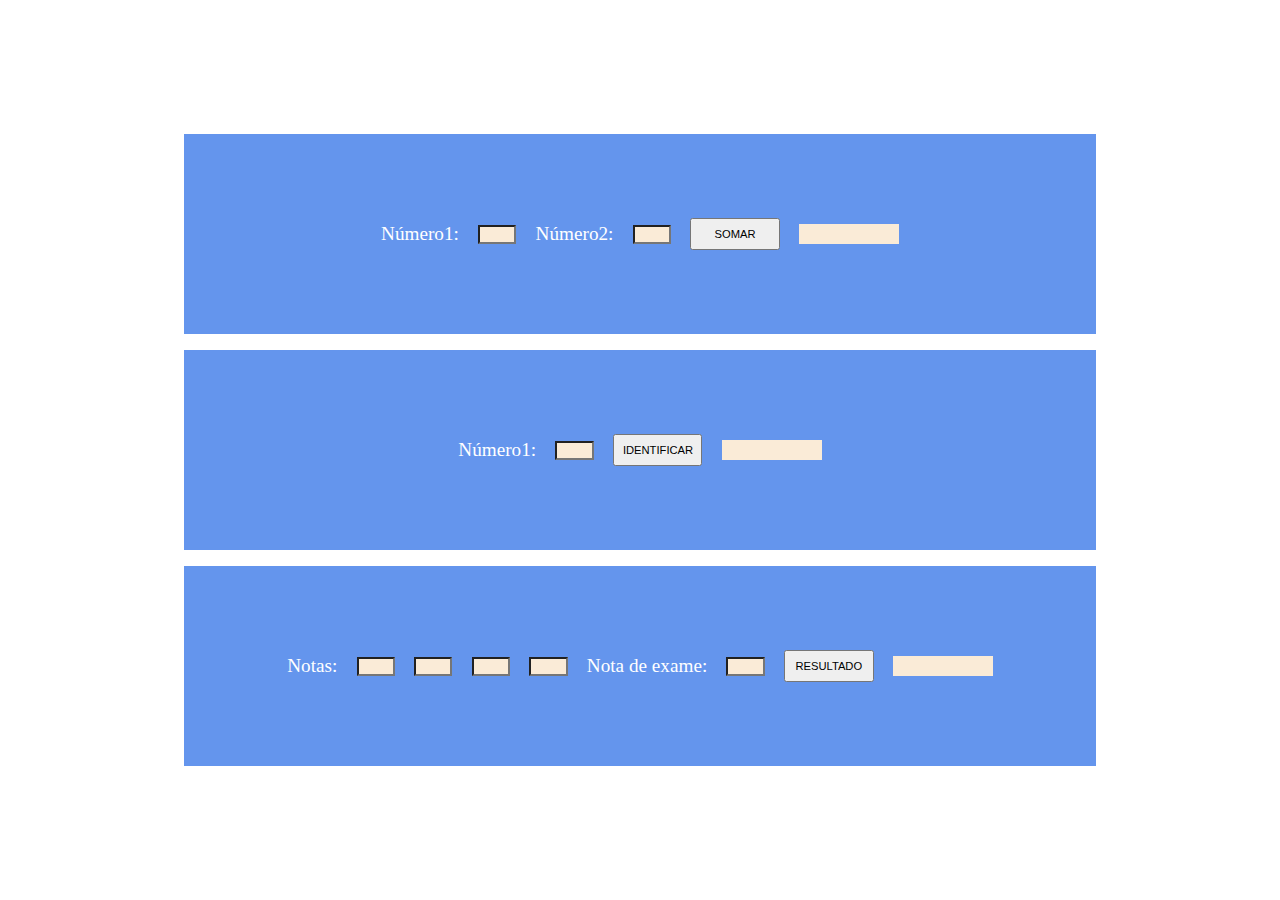
<file: Aula03/index.html>
<!DOCTYPE html>
<html lang="en">
<head>
    <meta charset="UTF-8">
    <meta name="viewport" content="width=device-width, initial-scale=1.0">
    <link rel="stylesheet" href="./style.css">
    <script src="./app.js" defer></script>
    <title>Document</title>
</head>
<body>
<div class="container">
    <div class="item">
        <label>Número1:</label>
        <input id="numero1" type="text">
        <label>Número2:</label>
        <input id="numero2" type="text">
        <button id="somar">SOMAR</button>
        <span id="resultado" class="resultado"></span>
    </div>
    <div class="item">
        <label>Número1:</label>
        <input id="numero-item2" type="text">
        <button id="identificar">IDENTIFICAR</button>
        <span id="resultado-item2" class="resultado"></span>
    </div>
    <div class="item">
        <label>Notas:</label>
        <input id="numero-aluno1" type="text">
        <input id="numero-aluno2" type="text">
        <input id="numero-aluno3" type="text">
        <input id="numero-aluno4" type="text">
        <label>Nota de exame:</label>
        <input id="nota-exame"type="text">
        <button id="resultadoAluno">RESULTADO</button>
        <span id="resultado-aluno" class="resultado"></span>
    </div>
</div>
</body>
</html>
</file>
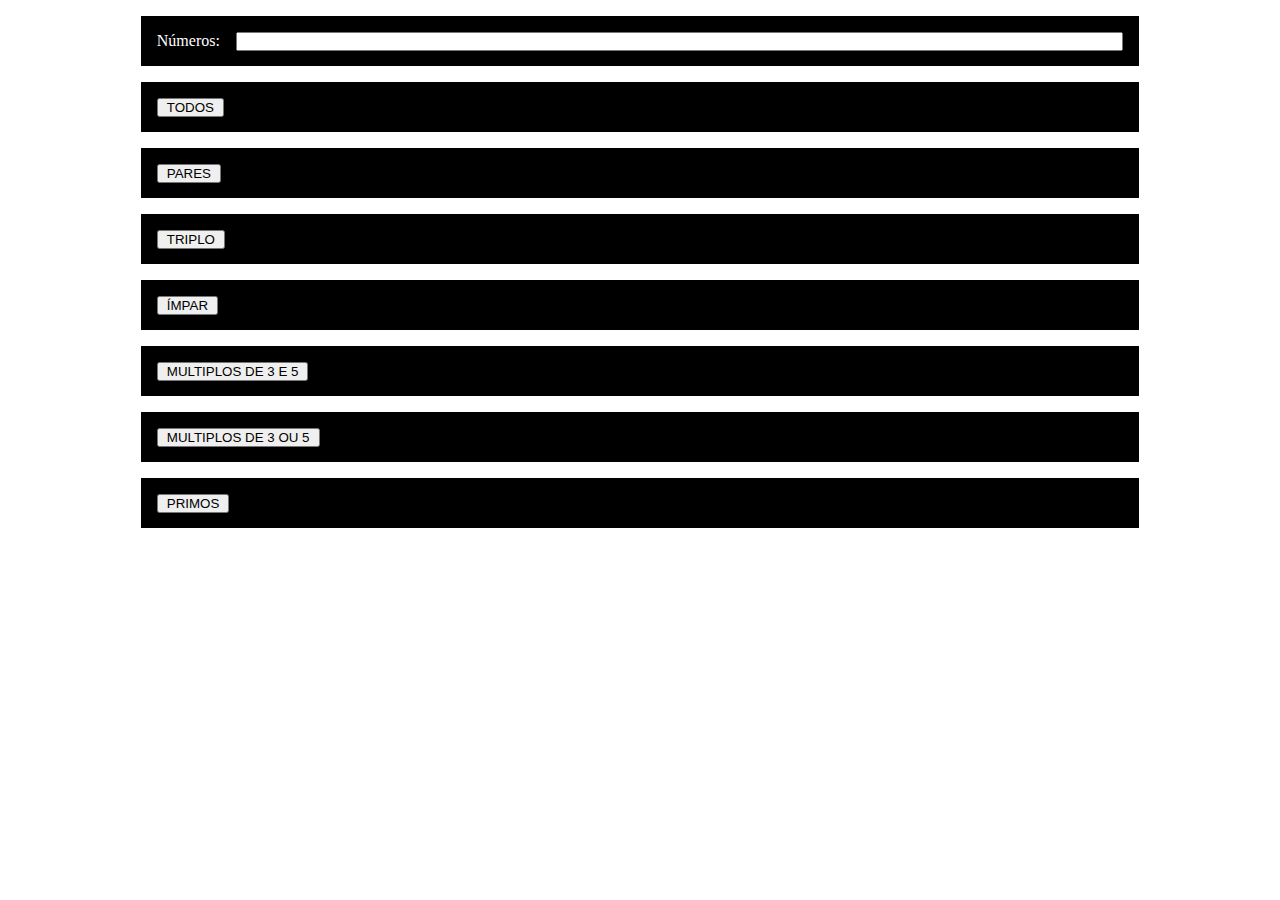
<file: Aula04/index.html>
<!DOCTYPE html>
<html lang="pt-br">
<head>
    <meta charset="UTF-8">
    <meta name="viewport" content="width=device-width, initial-scale=1.0">
    <link rel="stylesheet" href="style.css">
    <script src="./app.js"defer></script>
    <title>Aula 04</title>
</head>
<body>
    <div class="container">
        <div class="item">
            <label >Números:</label>
            <input type="text" class="numeros" id="numeros">
        </div>
        <div class="item">
            <button id="botao-mostrar-numeros">TODOS</button>
            <div class="numeros" id="container-mostrar-numeros">
            </div>
        </div>
        <div class="item">
            <button id="botao-mostrar-numeros-pares">PARES</button>
            <div class="numeros" id="container-mostrar-numeros-pares"></div>
        </div>
        <div class="item">
            <button id="botao-mostrar-numeros-triplos">TRIPLO</button>
            <div class="numeros" id="container-mostrar-numeros-triplos"></div>
        </div>
        <div class="item">
            <button id="botao-mostrar-numeros-impares">ÍMPAR</button>
            <div class="numeros" id="container-mostrar-numeros-impares"></div>
        </div>
        <div class="item">
            <button id="botao-mostrar-numeros-multiplos3e5">MULTIPLOS DE 3 E 5</button>
            <div class="numeros" id="container-mostrar-numeros-multiplos3e5"></div>
        </div>
        <div class="item">
            <button id="botao-mostrar-numeros-multiplos3ou5">MULTIPLOS DE 3 OU 5</button>
            <div class="numeros" id="container-mostrar-numeros-multiplos3ou5"></div>
        </div>
        <div class="item">
            <button id="botao-mostrar-numeros-primos">PRIMOS</button>
            <div class="numeros" id="container-mostrar-numeros-primos"></div>
        </div>
    </div>
</body>
</html>
</file>
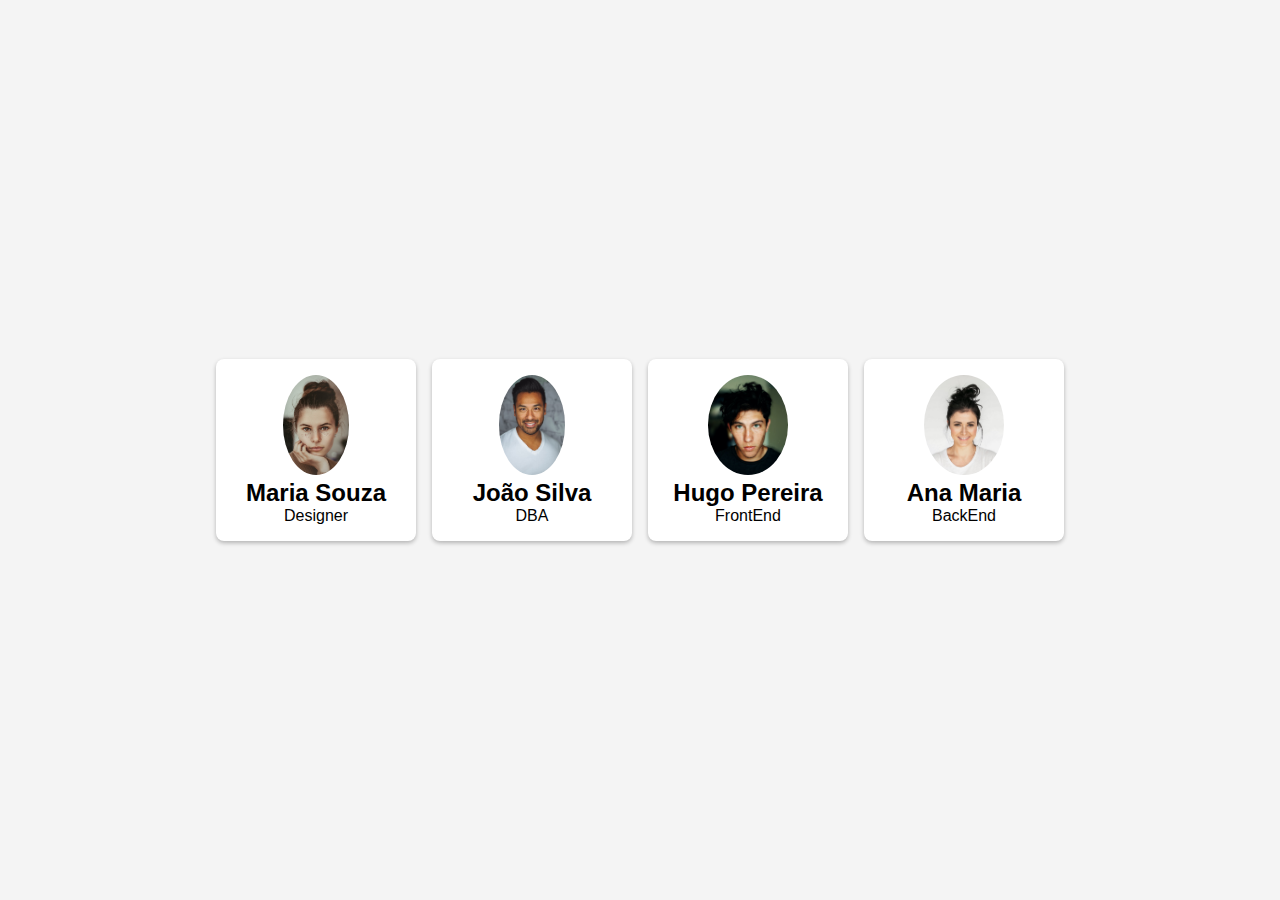
<file: Aula05/index.html>
<!DOCTYPE html>
<html lang="pt-br">
<head>
    <meta charset="UTF-8">
    <meta name="viewport" content="width=device-width, initial-scale=1.0">
    <link rel="stylesheet" href="./style.css">
    <script src="app.js" defer></script>
    <title>Document</title>
</head>
<body>
    <div class="card-container" id="card-container">
        <!-- cards criados pelo JS
          <div class="card">
            <img src="./img/maria.jpg" alt="Maria Souza">
            <div>
                <h2>Maria</h2>
                <p>Designer</p>
            </div>
        </div> -->
    </div>
</body>
</html>
</file>
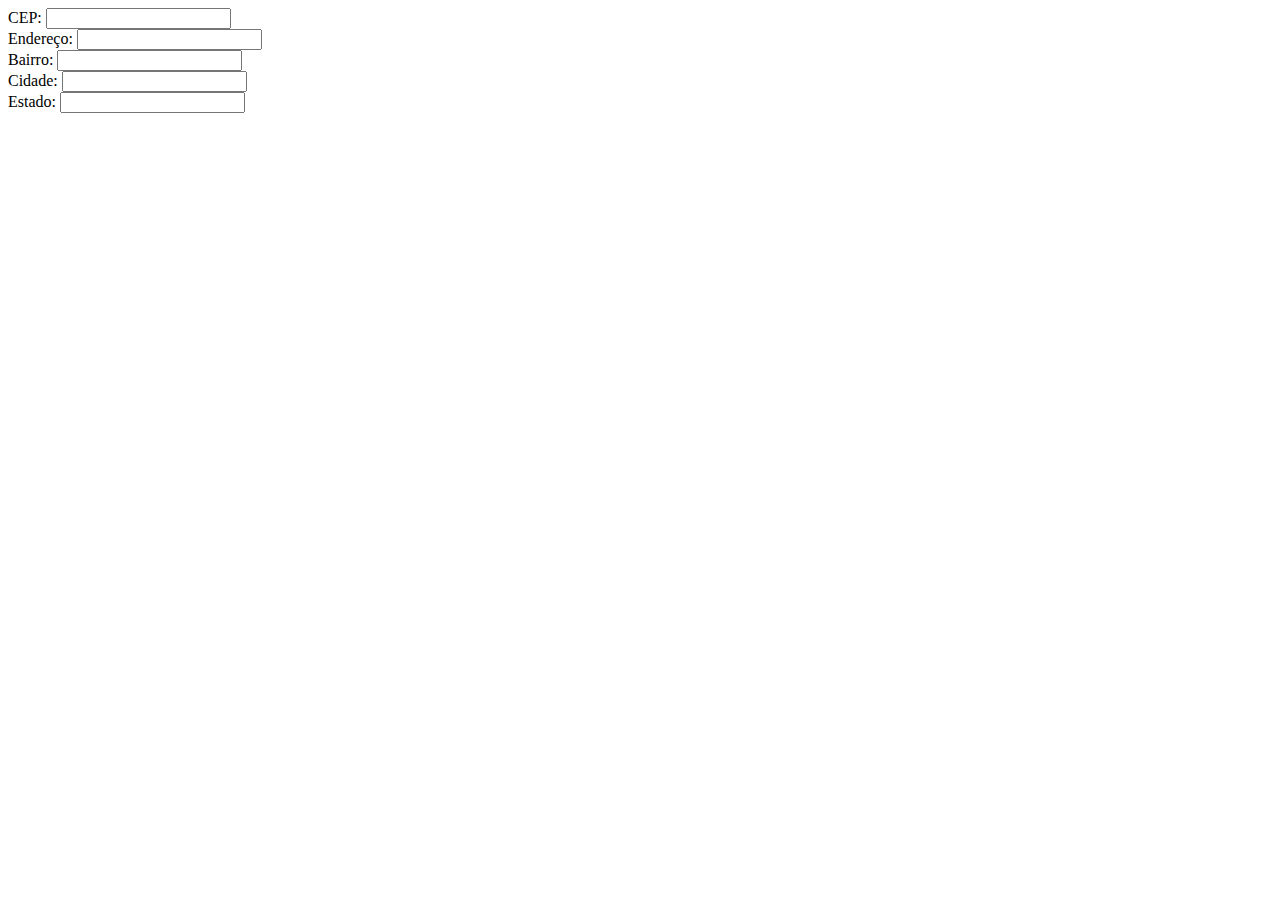
<file: Aula07/index.html>
<!DOCTYPE html>
<html lang="pt-br">
<head>
    <meta charset="UTF-8">
    <meta name="viewport" content="width=device-width, initial-scale=1.0">
    <script src="./app.js" defer></script>
    <title>Document</title>
</head>
<body>
    <div>
        <label for="">CEP:</label>
        <input type="text" id="cep">
    </div>
    <div>
        <label for="">Endereço:</label>
        <input type="text" id="endereco">
    </div>
    <div>
        <label for="">Bairro:</label>
        <input type="text" id="bairro">
    </div>
    <div>
        <label for="">Cidade:</label>
        <input type="text" id="cidade">
    </div>
    <div>
        <label for="">Estado:</label>
        <input type="text" id="estado">
    </div>
</body>
</html>
</file>
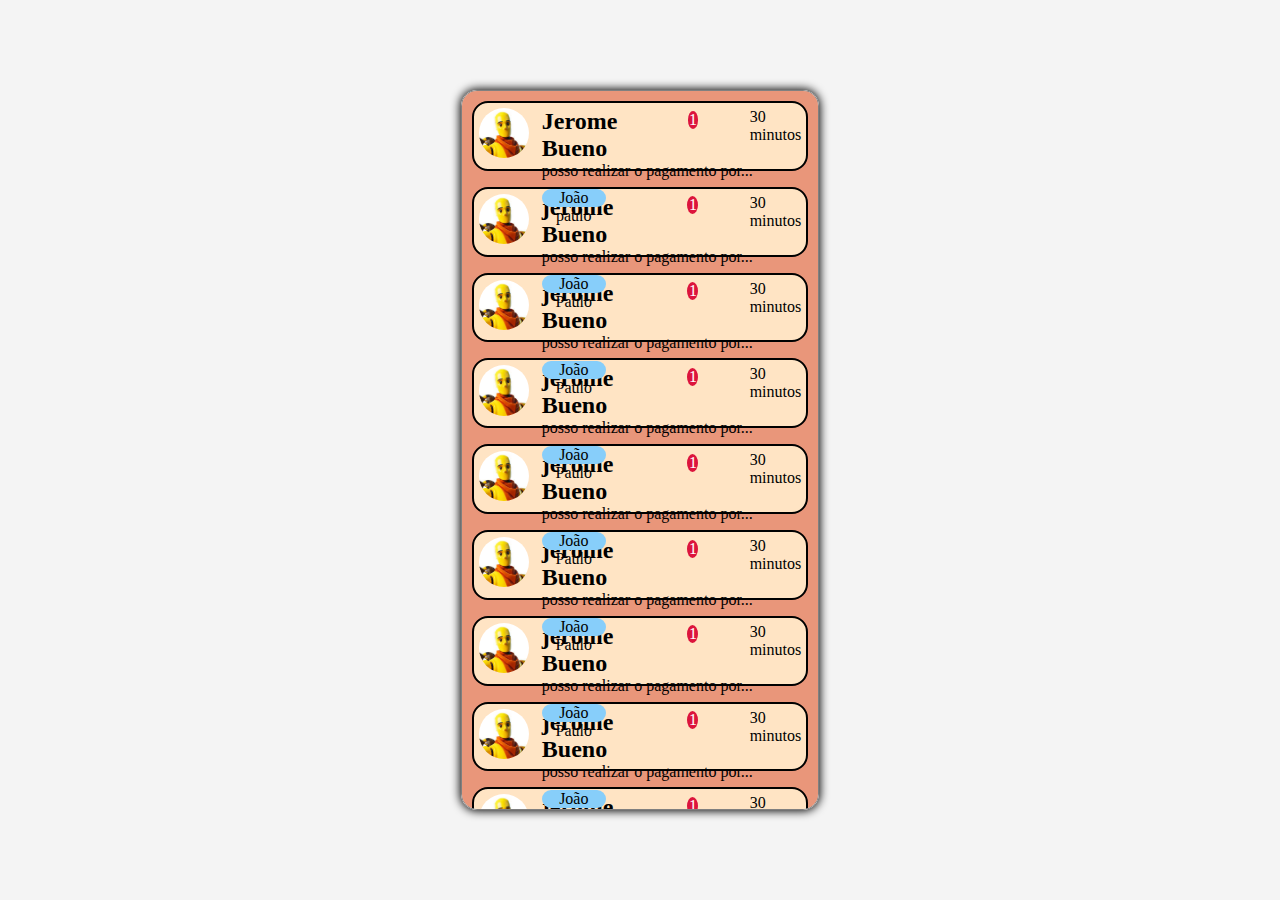
<file: Mensagens 2/index.html>
<!DOCTYPE html>
<html lang="pt-br">
<head>
    <meta charset="UTF-8">
    <meta name="viewport" content="width=device-width, initial-scale=1.0">
    <link rel="stylesheet" href="style.css">
    <script src="app.js" defer></script>
    <title>Document</title>
</head>
<body>
    <div class="linhamensagens" id="linhamensagens">
        <div class="card" id="card">
            <img src="./img/boneco.jfif" alt="">
            <div class="textos" id="textos">
                <div class="principal" id="principal">
                    <h2>Jerome Bueno</h2>
                    <div>
                        <p>1</p>
                    </div>
                    <span>30 minutos</span>
                </div>
                <p class="mensagem" id="mensagem">posso realizar o pagamento por...</p>
                <div class="nome2" id="nome2">João paulo</div>
            </div>
        </div>
    </div>
</body>
</html>
</file>
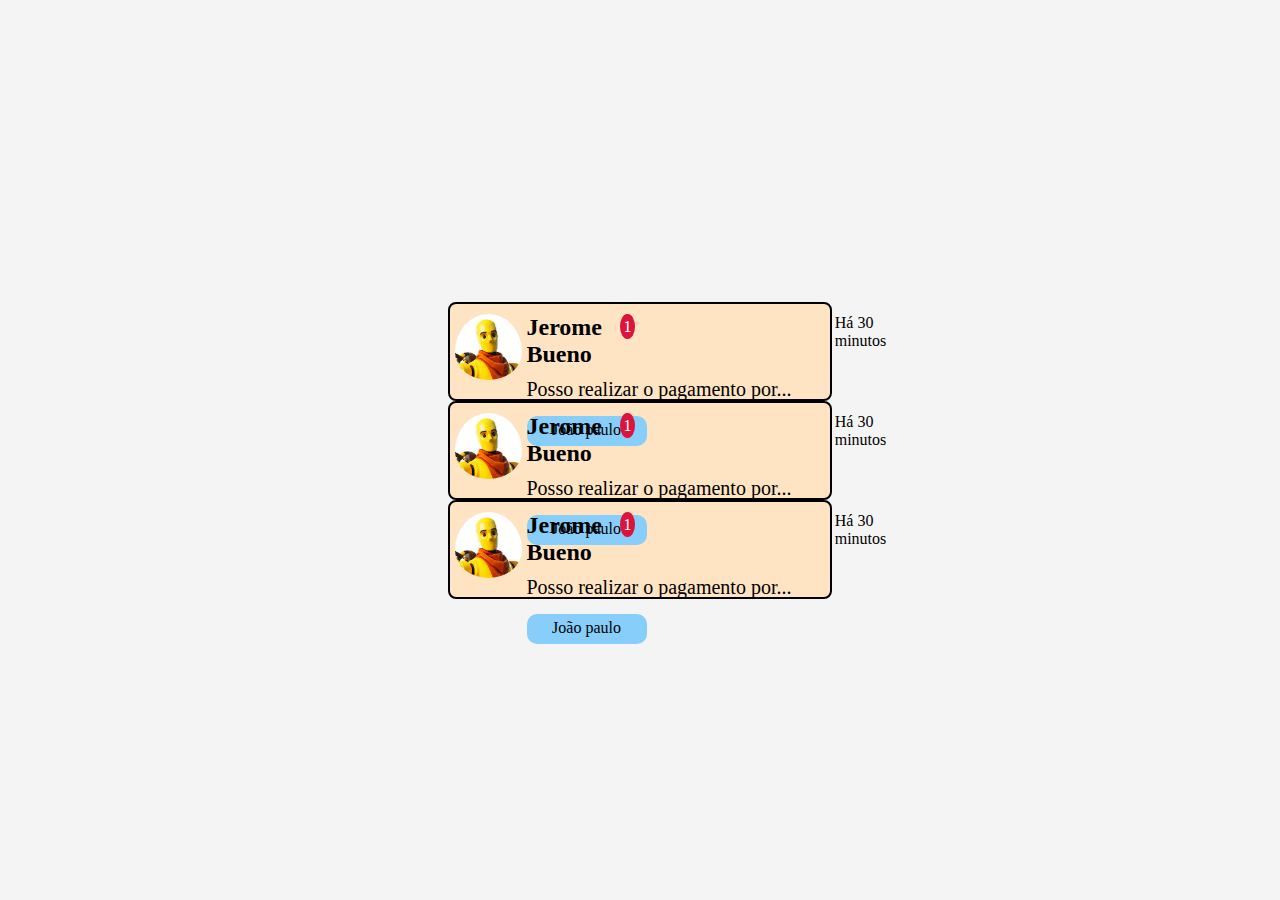
<file: Mensagens/index.html>
<!DOCTYPE html>
<html lang="pt-br">
<head>
    <meta charset="UTF-8">
    <meta name="viewport" content="width=device-width, initial-scale=1.0">
    <link rel="stylesheet" href="style.css">
    <script src="app.js"></script>
    <title>Document</title>
</head>
<body>
    <div class="linhcontainer" id="linhacontainer">
        <div class="card">
                <img src="./img/boneco.jfif" alt="">
            <div class="textos">
                <div class="principal">
                    <h2>Jerome Bueno</h2>
                    <div>
                        <p>1</p>
                    </div>
                    <span>Há 30 minutos</span>
                </div>
                <p class="mensagem">Posso realizar o pagamento por...</p>
                <div class="nome2">João paulo</span></div>
            </div>
        </div>
        <div class="card">
            <img src="./img/boneco.jfif" alt="">
        <div class="textos">
            <div class="principal">
                <h2>Jerome Bueno</h2>
                <div>
                    <p>1</p>
                </div>
                <span>Há 30 minutos</span>
            </div>
            <p class="mensagem">Posso realizar o pagamento por...</p>
            <div class="nome2">João paulo</span></div>
    </div>
    </div>
        <div class="card">
            <img src="./img/boneco.jfif" alt="">
        <div class="textos">
            <div class="principal">
                <h2>Jerome Bueno</h2>
                <div>
                    <p>1</p>
                </div>
                <span>Há 30 minutos</span>
            </div>
            <p class="mensagem">Posso realizar o pagamento por...</p>
            <div class="nome2">João paulo</span></div>
    </div>
    </div>
        
    </div>
</body>
</html>
</file>
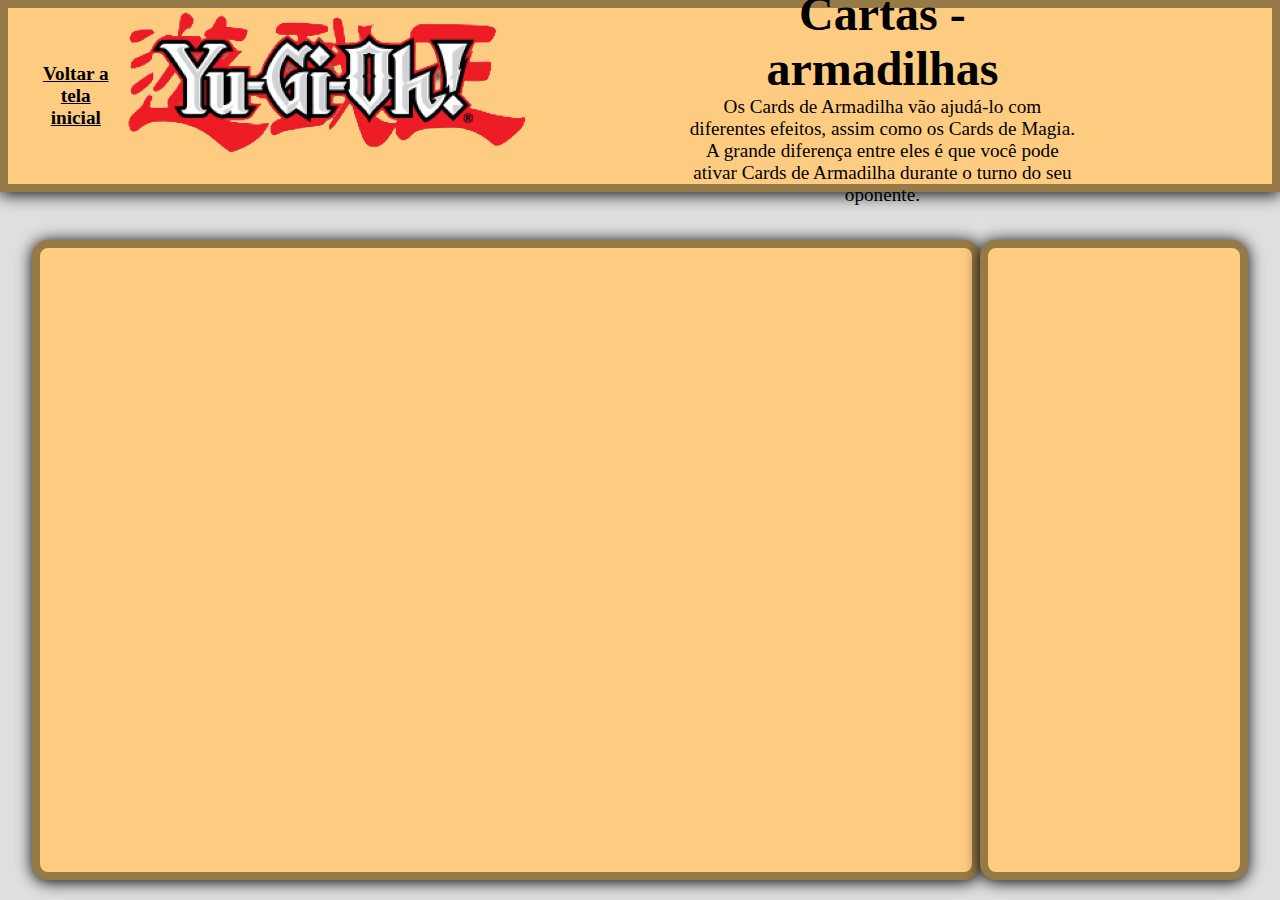
<file: API_yu-gi-oh_2/armadilhas.html>
<!DOCTYPE html>
<html lang="pt-br">
<head>
    <meta charset="UTF-8">
    <meta name="viewport" content="width=device-width, initial-scale=1.0">
    <script src="./armadilhas.js" defers></script>
    <link rel="stylesheet" href="armadilhas.css">
    <title>Cartas - armadlihas</title>
</head>
<body>
    <header>
        <div>
            <a href="./menu.html"><span>Voltar a tela inicial</span></a>
        </div>
        <div class="logo_titulo" id="logo_titulo">
            <img src="./img/image-removebg-preview (4).png" alt="">
            <div>
                <h1>Cartas - armadilhas</h1>
                <span>Os Cards de Armadilha vão ajudá-lo com diferentes efeitos, assim como os Cards de Magia. A grande diferença entre eles é que você pode ativar Cards de Armadilha durante o turno do seu oponente. </span>
            </div>
        </div>
    </header>
    <main>
        <div class="cartas" id="cartas">
        </div>
        <div class="info_carta" id="info_carta"></div>
    </main>
</body>
</html>
</file>
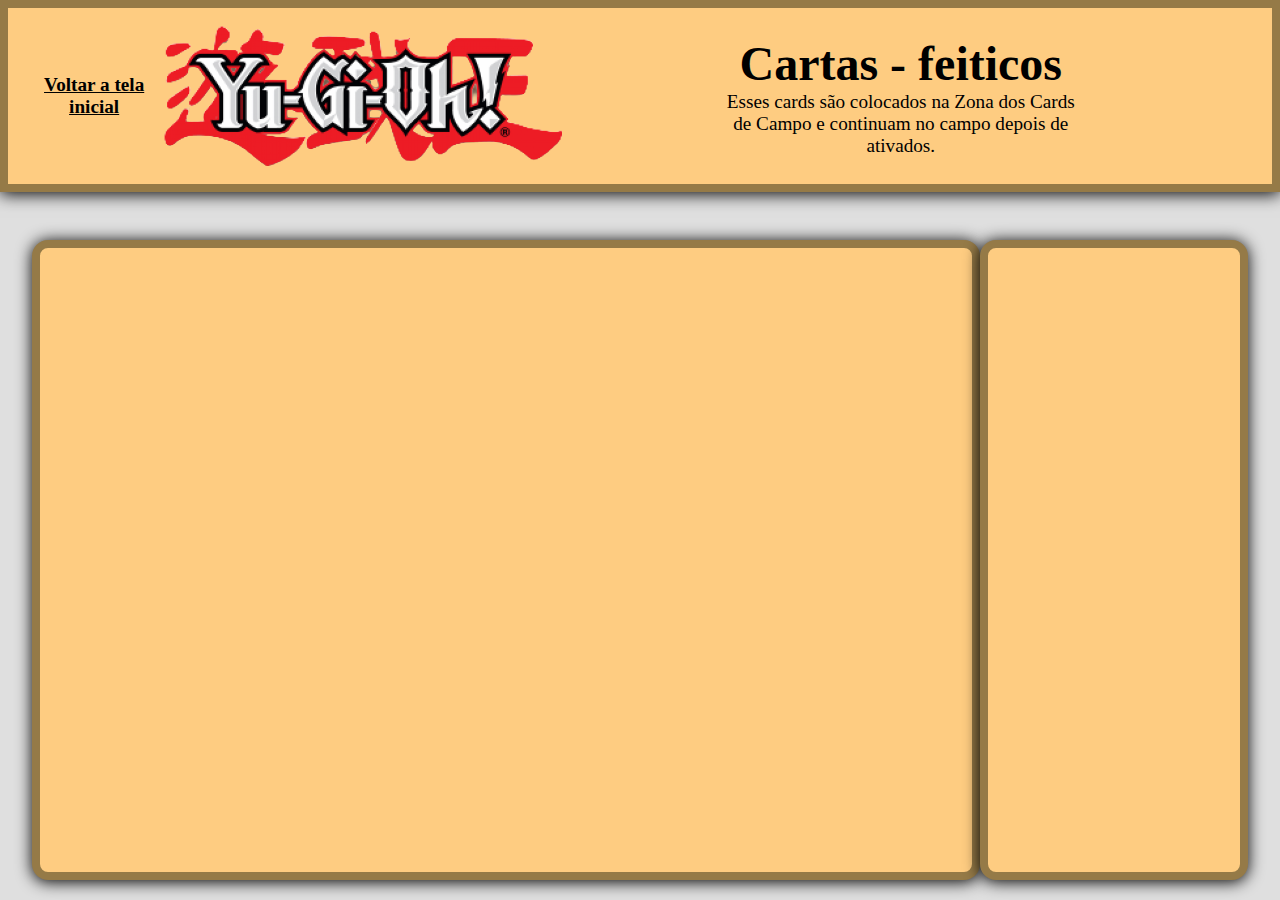
<file: API_yu-gi-oh_2/feiticos.html>
<!DOCTYPE html>
<html lang="pt-br">
<head>
    <meta charset="UTF-8">
    <meta name="viewport" content="width=device-width, initial-scale=1.0">
    <script src="./feiticos.js" defer></script>
    <link rel="stylesheet" href="feiticos.css">
    <title>Cartas - feiticos</title>
</head>
<body>
    <header>
        <div>
            <a href="./menu.html"><span>Voltar a tela inicial</span></a>
        </div>
        <div class="logo_titulo" id="logo_titulo">
            <img src="./img/image-removebg-preview (4).png" alt="">
            <div>
                <h1>Cartas - feiticos</h1>
                <span>Esses cards são colocados na Zona dos Cards de Campo e continuam no campo depois de ativados.</span>
            </div>
        </div>
    </header>
    <main>
        <div class="cartas" id="cartas">
        </div>
        <div class="info_carta" id="info_carta"></div>
    </main>
</body>
</html>
</file>
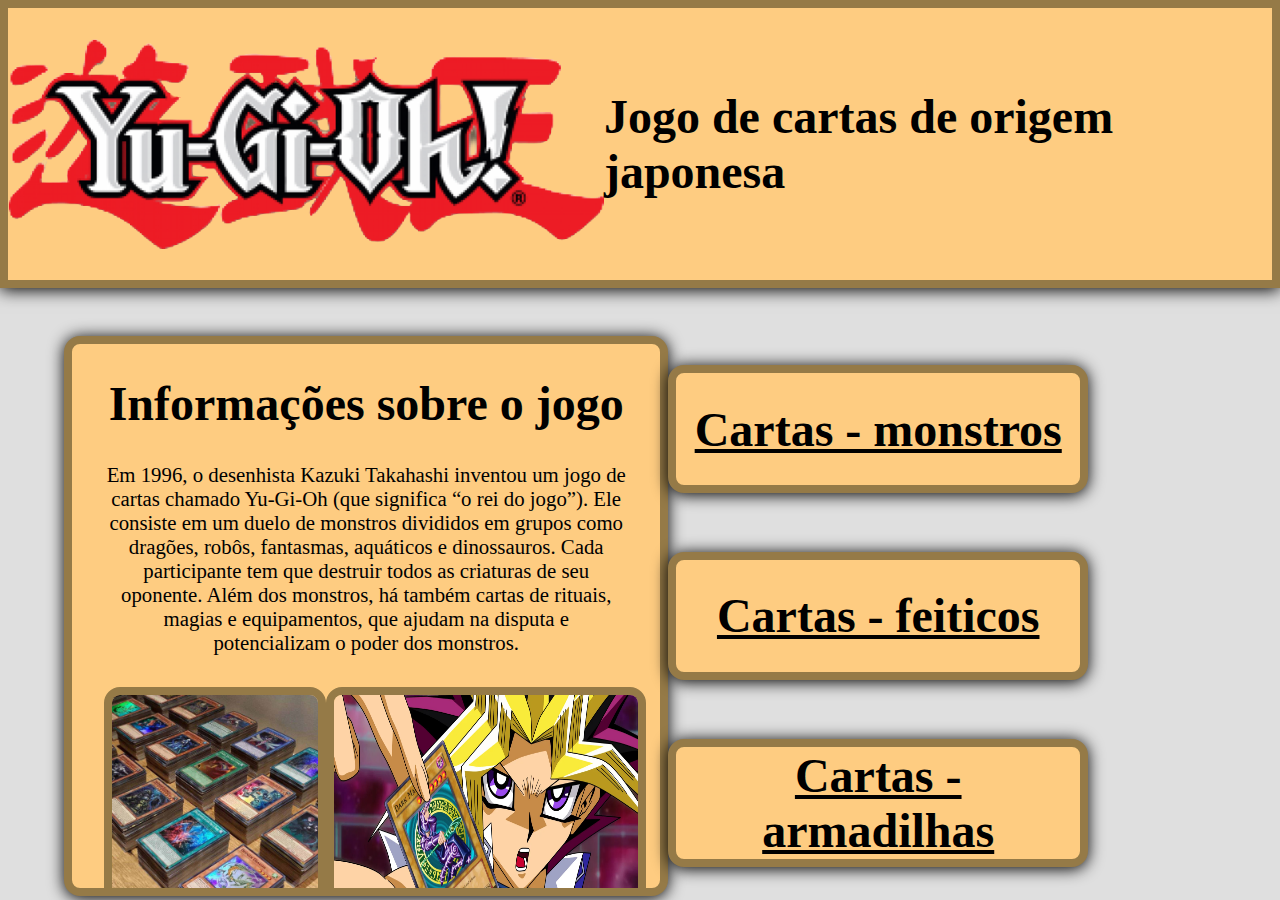
<file: API_yu-gi-oh_2/menu.html>
<!DOCTYPE html>
<html lang="pt-br">
<head>
    <meta charset="UTF-8">
    <meta name="viewport" content="width=device-width, initial-scale=1.0">
    <link rel="stylesheet" href="menu.css">
    <title>Menu - yugioh</title>
</head>
<body>
    <header>
        <img src="./img/image-removebg-preview (4).png" alt="">
            <h1>Jogo de cartas de origem japonesa</h1>
    </header>
    <main>
        <div class="informacoes" id="informacoes">
            <h2>Informações sobre o jogo</h2>
            <span>Em 1996, o desenhista Kazuki Takahashi inventou um jogo de cartas chamado Yu-Gi-Oh (que significa “o rei do jogo”). Ele consiste em um duelo de monstros divididos em grupos como dragões, robôs, fantasmas, aquáticos e dinossauros. Cada participante tem que destruir todos as criaturas de seu oponente. Além dos monstros, há também cartas de rituais, magias e equipamentos, que ajudam na disputa e potencializam o poder dos monstros.</span>
        <div class="imagens">
            <img src="./img/promoco-lote-de-300-cartas-originais-de-yugioh-baralho-D_NQ_NP_939560-MLB25853305334_082017-F.jpg" alt="">
            <img src="./img/Yami-Yugi-with-Dark-Magician.webp" alt="">
        </div>   
        </div>
        <div class="selecao" id="selecao">
            <div class="monstros link" id="monstros">
                <a href="./monstros.html"><span>Cartas - monstros</span></a>
            </div>
            <div class="feiticos link" id="feiticos">
                <a href="./feiticos.html"><span>Cartas - feiticos</span></a>
            </div>
            <div class="armadilhas link" id="armadilhas">
                <a href="./armadilhas.html"><span>Cartas - armadilhas</span></a>
            </div>
        </div>
    </main> 
</body>
</html>
</file>
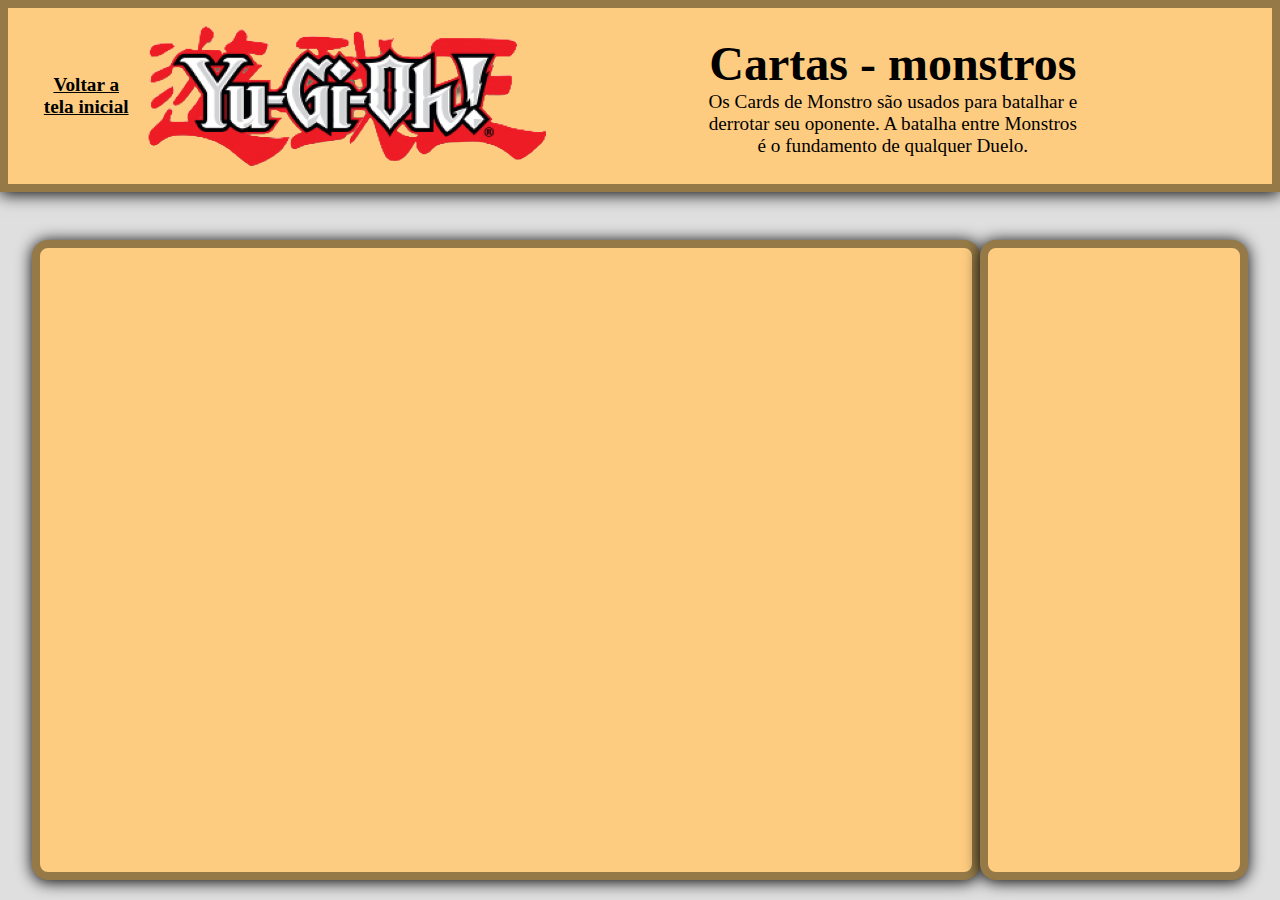
<file: API_yu-gi-oh_2/monstros.html>
<!DOCTYPE html>
<html lang="pt-br">
<head>
    <meta charset="UTF-8">
    <meta name="viewport" content="width=device-width, initial-scale=1.0">
    <script src="./monstros.js" defer></script>
    <link rel="stylesheet" href="monstros.css">
    <title>Cartas - monstros</title>
</head>
<body>
    <header>
        <div>
            <a href="./menu.html"><span>Voltar a tela inicial</span></a>
        </div>
        <div class="logo_titulo" id="logo_titulo">
            <img src="./img/image-removebg-preview (4).png" alt="">
            <div>
                <h1>Cartas - monstros</h1>
                <span>Os Cards de Monstro são usados para batalhar e derrotar seu oponente. A batalha entre Monstros é o fundamento de qualquer Duelo.</span>
            </div>
        </div>
    </header>
    <main>
        <div class="cartas" id="cartas">
        </div>
        <div class="info_carta" id="info_carta">
        </div>
    </main>
</body>
</html>
</file>
<file: Aula03/style.css>
*{
    margin: 0;
    padding: 0;
    box-sizing: border-box;
}

body{
    display: flex;
    flex-direction: initial;
    width: 100vw;
    height: 100vh;
    align-items: center;
}

.container{
    width: 100vw;
    display: flex;
    flex-direction: column;
    align-items: center;
    padding: 32px;
    gap: 16px;
}

.item{
    width: 75%;
    height: 200px;
    background-color: cornflowerblue;
    color:white;
    display: flex;
    flex-direction: row;
    justify-content: center;
    gap: 1.5vw;
    align-items: center;
    padding: 8px;
}

label{
    font-size: 1.5vw;
}

.resultado{
    width: 100px;
    height: 20px;
    background-color: antiquewhite;
    color: black;
}

input{
    background-color: antiquewhite;
    width: 3vw;
}

button{
    padding: 8px;
    width: 7vw;
    font-size: 0.7rem;
}
</file>
<file: Aula04/style.css>
*{
    margin: 0;
    padding: 0;
    box-sizing: border-box;
}
.container{
    width: 100vw;
    display: flex;
    flex-direction: column;
    align-items: center;
    padding: 16px;
    gap: 16px;
}
.item{
    background-color: black;
    height: 50px;
    width: 80%;
    display: flex;
    justify-content: center;
    align-items: center;
    gap: 16px;
    padding: 0px 16px;
    color: white;
}
.numeros{
    flex-grow: 1;
    padding: 0px 4px;
    display: flex;
    gap: 8px;
}
.numeros span{
    background-color: goldenrod;
    width: 50px;
    text-align: center;
}
button{
    padding: 0px 8px;
}
</file>
<file: Aula05/style.css>
*{
    margin: 0;
    padding: 0;
    box-sizing: border-box;
}

body{
    background-color: #f4f4f4;
    font-family: Arial, Helvetica, sans-serif;
    display: grid;
    place-content: center;
    height: 100vh;

}

.card-container {
    display: flex;
    gap: 16px;
}
.card{
    width: 200px;
    background-color: #fff;
    padding: 16px;
    text-align: center;
    border-radius: 8px;
    box-shadow: 0px 2px 4px #0004;

}

.card img{
    max-width: 100px;
    height: 100px;
    border-radius: 50%;
}
</file>
<file: Mensagens 2/style.css>
* {
    padding: 0;
    margin: 0;
    box-sizing: border-box;
}
body{
    background-color: #f4f4f4;
    display: grid;
    place-content: center;
    height: 100vh;
    width: 100vw;
}

.linhamensagens{
    background-color: darksalmon;
    border-radius: 16px;
    height: 80vh;
    width: 28vw;
    display: flex;
    flex-direction: column;
    gap: 16px;
    box-shadow: 0px 0px 10px 1px black;
    padding: 10px;
    overflow: hidden;
    overflow-y: scroll;
    border:  1px solid grey;
}
.card {
    width: 100%;
    height: 10%;
    background-color: bisque;
    border-radius: 16px;
    display: flex;
    border: 2px solid black;
    padding: 5px;
    gap: 1vw;
}
.principal{
    display: flex;
    gap: 4vw;
}
.principal div{
    background-color: crimson;
    width: 1.3vw;
    height: 2vh;
    border-radius: 50%;
    text-align: center;
    margin-top: .3vh;
    color: white;
}
.nome2 {
    background-color: lightskyblue;
    border-radius: 10px;
    width: 5vw;
    height: 2vh;
    text-align: center;
    position: relative;
    top: 1vh;
}
.card img{
    height: 90%;
    border-radius: 50%;
}
</file>
<file: Mensagens/style.css>
*{
    margin: 0;
    padding: 0;
    box-sizing: border-box;
}
body{
    background-color: #f4f4f4;
    display: grid;
    place-content: center;
    height: 100vh;
    width: 100vw;
}

.linhacontainer{
    height: 100vh;
    display: flex;
    flex-direction: column;
    justify-content:center ;
    gap: 16px;
    background-color: darksalmon;
    box-shadow: 0px 0px 10px 1px black;
}

.card{
    width: 30vw;
    height: 11vh;
    background-color: bisque;
    display: flex;
    border: 2px black solid;
    border-radius: 8px;
    padding-top: 10px;
    margin: 0px 40px 0px 40px;
}

.principal{
    display: flex;
}

.principal h2{
    padding-right: 10px;
}

.principal span{
    padding-left: 200px;
}

.principal div{
    background-color: crimson;
    width: 25px;
    height: 25px;
    border-radius: 50%;
    text-align: center;
    padding-top: 4px;
    color: white;
}
.mensagem {
    padding-top: 10px;
    padding-bottom: 15px;
    font-size: 20px;
}

.card img{
    height: 90%;
    border-radius: 50%;
    padding: 0px 5px 10px 5px ;
}

.nome2 {
    background-color: lightskyblue;
    border-radius: 10px;
    width: 120px;
    height: 30px;
    text-align: center;
    padding: 5px
}
</file>
<file: API_yu-gi-oh_2/armadilhas.css>
*{
    margin: 0;
    padding: 0;
    box-sizing: border-box;
}

body{
    height: 100vh;
    width: 100vw;
    display: flex;
    flex-direction: column;
    gap: 3rem;
    background-color: #dfdfdf;
}

header{
    height: 12rem;
    background-color: #fecc81;
    display: flex;
    flex-direction: row;
    align-items: center;
    border: 0.5rem solid #957a47;
    padding: 2rem;
    box-shadow: 0rem 0.1rem 1rem black;
}

header img {
    height: 12rem;
    padding-left: 1rem;
    
}

header h1 {
    font-size: 3rem;
}

header span{
    font-size: 1.2rem
}

.logo_titulo{
    display: flex;
    flex-direction: row;
    justify-content: space-between;
    text-align: center;
    gap: 10rem;
    padding-right: 10rem;

}

.logo_titulo div{
    align-items: center;
    display: flex;
    text-align: center;
    flex-direction: column;
    justify-content: center;
}

header div{
    text-align: center;
}

a{
    color: black;
    font-weight: bold;
}

main{
    display: flex;
    flex-direction: row;
    justify-content: space-between;
    padding-inline: 2rem;
}

.cartas{
    background-color: #fecc81;
    height: 40rem;
    width: 85rem;
    border:  0.5rem solid #957a47;
    border-radius: 1rem;
    padding-inline: 4.5rem;
    padding-block: 2rem;
    overflow: hidden;
    overflow-y: scroll;
    box-shadow: 0rem 0.1rem 1rem black;
}

.info_carta{
    height: 40rem;
    width: 25rem;
    background-color: #fecc81;
    border: 0.5rem solid #957a47;
    border-radius: 1rem;
    box-shadow: 0rem 0.1rem 1rem black;
}

.cartas img{
    max-width: 300px;
    height: 15rem;
    width: 13rem;
    cursor: pointer;
    border: 0.4rem solid #ff4747;
    margin-right: 2rem;

}
.cartas img:hover{
    box-shadow: 0px 0px 8px #000;
    transform: scale(1.1);
    transition: 0.5s;
}
</file>
<file: API_yu-gi-oh_2/feiticos.css>
*{
    margin: 0;
    padding: 0;
    box-sizing: border-box;
}

body{
    height: 100vh;
    width: 100vw;
    display: flex;
    flex-direction: column;
    gap: 3rem;
    background-color: #dfdfdf;
}

header{
    height: 12rem;
    background-color: #fecc81;
    display: flex;
    flex-direction: row;
    align-items: center;
    border: 0.5rem solid #957a47;
    padding: 2rem;
    box-shadow: 0rem 0.1rem 1rem black;
}

header img {
    height: 12rem;
    padding-left: 1rem;
    
}

header h1 {
    font-size: 3rem;
}

header span{
    font-size: 1.2rem
}

.logo_titulo{
    display: flex;
    flex-direction: row;
    justify-content: space-between;
    text-align: center;
    gap: 10rem;
    padding-right: 10rem;

}

.logo_titulo div{
    align-items: center;
    display: flex;
    text-align: center;
    flex-direction: column;
    justify-content: center;
}

header div{
    text-align: center;
}

a{
    color: black;
    font-weight: bold;
}

main{
    display: flex;
    flex-direction: row;
    justify-content: space-between;
    padding-inline: 2rem;
}

.cartas{
    background-color: #fecc81;
    height: 40rem;
    width: 85rem;
    border:  0.5rem solid #957a47;
    border-radius: 1rem;
    padding-inline: 4.5rem;
    padding-block: 2rem;
    overflow: hidden;
    overflow-y: scroll;
    box-shadow: 0rem 0.1rem 1rem black;
}

.info_carta{
    height: 40rem;
    width: 25rem;
    background-color: #fecc81;
    border: 0.5rem solid #957a47;
    border-radius: 1rem;
    box-shadow: 0rem 0.1rem 1rem black;
}

.cartas img{
    max-width: 300px;
    height: 15rem;
    width: 13rem;
    cursor: pointer;
    border: 0.4rem solid #ff4747;
    margin-right: 2rem;

}
.cartas img:hover{
    box-shadow: 0px 0px 8px #000;
    transform: scale(1.1);
    transition: 0.5s;
}
</file>
<file: API_yu-gi-oh_2/menu.css>
*{
    margin: 0;
    padding: 0;
    box-sizing: border-box;
}

body{
    height: 100vh;
    width: 100vw;
    display: flex;
    flex-direction: column;
    gap: 3rem;
    background-color: #dfdfdf;
}

header{
    height: 18rem;
    background-color: #fecc81;
    display: flex;
    flex-direction: row;
    align-items: center;
    justify-content: space-evenly;
    border: 0.5rem solid #957a47;
    box-shadow: 0rem 0.1rem 1rem black;
}

header img {
    height: 18rem;
}

header h1 {
    font-size: 3rem;
}

main{
    display: flex;
    flex-direction: row;
    justify-content: space-between;
    padding-inline: 4rem;
    padding-right: 12rem;
}

.informacoes{
    background-color: #fecc81;
    height: 35rem;
    width: 55rem;
    border-radius: 1rem;
    border: 0.5rem solid #957a47;
    text-align: center;
    padding: 2rem;
    display: flex;
    flex-direction: column;
    gap: 2rem;
    overflow: hidden;
    box-shadow: 0rem 0.1rem 1rem black;
}

.imagens {
    display: flex;
    flex-direction: row;
    justify-content: space-around;
}

.imagens img{
    border: 0.5rem solid #957a47;
    border-radius: 1rem;
}
.informacoes img{
    height: 16rem;
    width: 20rem;
}

.informacoes h2{
    font-weight: bold;
    font-size: 3rem;
}

.informacoes span{
    font-size: 1.3rem;
}
.selecao{
    height: 35rem;
    width: 40rem;
    display: flex;
    flex-direction: column;
    justify-content: space-around;
}

.link{
    background-color: #fecc81;
    height: 8rem;
    text-align: center;
    display: flex;
    justify-content: center;
    align-items: center;
    font-size: 3rem;
    border-radius: 1rem;
    border: 0.5rem solid #957a47;
    box-shadow: 0rem 0.1rem 1rem black;
}

a{
    color: black;
    font-weight: bold;
}
</file>
<file: API_yu-gi-oh_2/monstros.css>
*{
    margin: 0;
    padding: 0;
    box-sizing: border-box;
}

body{
    height: 100vh;
    width: 100vw;
    display: flex;
    flex-direction: column;
    gap: 3rem;
    background-color: #dfdfdf;
}

header{
    height: 12rem;
    background-color: #fecc81;
    display: flex;
    flex-direction: row;
    align-items: center;
    border: 0.5rem solid #957a47;
    padding: 2rem;
    box-shadow: 0rem 0.1rem 1rem black;
}

header img {
    height: 12rem;
    padding-left: 1rem;
    
}

header h1 {
    font-size: 3rem;
}

header span{
    font-size: 1.2rem
}

.logo_titulo{
    display: flex;
    flex-direction: row;
    justify-content: space-between;
    text-align: center;
    gap: 10rem;
    padding-right: 10rem;

}

.logo_titulo div{
    align-items: center;
    display: flex;
    text-align: center;
    flex-direction: column;
    justify-content: center;
}

header div{
    text-align: center;
}

a{
    color: black;
    font-weight: bold;
}

main{
    display: flex;
    flex-direction: row;
    justify-content: space-between;
    padding-inline: 2rem;
}

.cartas{
    background-color: #fecc81;
    height: 40rem;
    width: 85rem;
    border:  0.5rem solid #957a47;
    border-radius: 1rem;
    padding-inline: 4.5rem;
    padding-block: 2rem;
    overflow: hidden;
    overflow-y: scroll;
    box-shadow: 0rem 0.1rem 1rem black;
}

.info_carta{
    height: 40rem;
    width: 25rem;
    background-color: #fecc81;
    border: 0.5rem solid #957a47;
    border-radius: 1rem;
    box-shadow: 0rem 0.1rem 1rem black;
}

.cartas img{
    max-width: 300px;
    height: 15rem;
    width: 13rem;
    cursor: pointer;
    border: 0.4rem solid #ff4747;
    margin-right: 2rem;

}
.cartas img:hover{
    box-shadow: 0px 0px 8px #000;
    transform: scale(1.1);
    transition: 0.5s;
}
</file>
